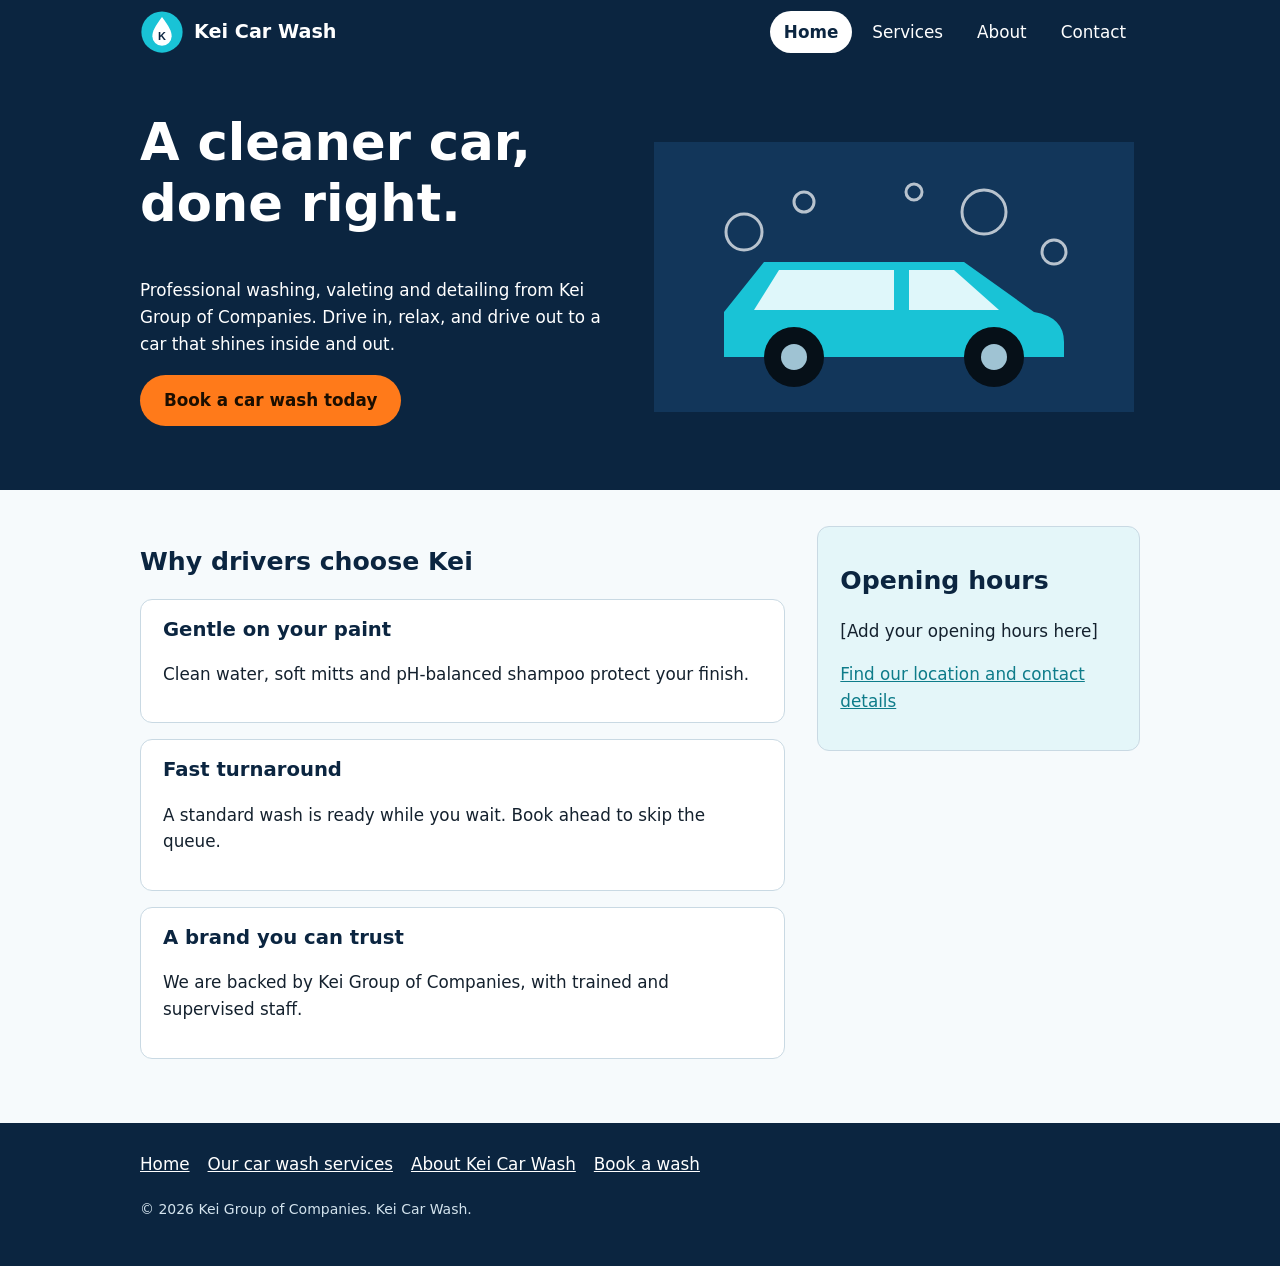
<file: kei-semantic/index.html>
<!DOCTYPE html>
<html lang="en">
<head>
  <meta charset="UTF-8">
  <meta name="viewport" content="width=device-width, initial-scale=1.0">
  <meta name="description" content="Kei Car Wash offers professional washing, valeting and detailing.">
  <title>Home | Kei Car Wash</title>
  <link rel="stylesheet" href="styles.css">
</head>
<body>
  <a class="skip-link" href="#main-content">Skip to main content</a>
  <header class="site-header">
    <div class="container header-inner">
      <a class="brand" href="index.html">
        <img src="images/logo.svg" alt="Kei Car Wash logo" width="44" height="44">
        <span>Kei Car Wash</span>
      </a>
      <nav aria-label="Main navigation">
        <ul>
          <li><a href="index.html" aria-current="page">Home</a></li>
          <li><a href="services.html">Services</a></li>
          <li><a href="about.html">About</a></li>
          <li><a href="contact.html">Contact</a></li>
        </ul>
      </nav>
    </div>
  </header>

  <main id="main-content">
    <section class="hero" aria-labelledby="hero-heading">
      <div class="container hero-inner">
        <div>
          <h1 id="hero-heading">A cleaner car, done right.</h1>
          <p>Professional washing, valeting and detailing from Kei Group of Companies. Drive in, relax, and drive out to a car that shines inside and out.</p>
          <p><a class="button" href="contact.html">Book a car wash today</a></p>
        </div>
        <img src="images/car.svg" alt="Illustration of a blue car being washed, with soap bubbles and water drops around it" width="480" height="270">
      </div>
    </section>

    <div class="container layout">
      <section aria-labelledby="why-heading">
        <h2 id="why-heading">Why drivers choose Kei</h2>
        <article class="card">
          <h3>Gentle on your paint</h3>
          <p>Clean water, soft mitts and pH-balanced shampoo protect your finish.</p>
        </article>
        <article class="card">
          <h3>Fast turnaround</h3>
          <p>A standard wash is ready while you wait. Book ahead to skip the queue.</p>
        </article>
        <article class="card">
          <h3>A brand you can trust</h3>
          <p>We are backed by Kei Group of Companies, with trained and supervised staff.</p>
        </article>
      </section>

      <aside aria-labelledby="hours-heading">
        <h2 id="hours-heading">Opening hours</h2>
        <p>[Add your opening hours here]</p>
        <p><a href="contact.html">Find our location and contact details</a></p>
      </aside>
    </div>
  </main>

  <footer class="site-footer">
    <div class="container">
      <nav aria-label="Footer navigation">
        <ul>
          <li><a href="index.html">Home</a></li>
          <li><a href="services.html">Our car wash services</a></li>
          <li><a href="about.html">About Kei Car Wash</a></li>
          <li><a href="contact.html">Book a wash</a></li>
        </ul>
      </nav>
      <p><small>&copy; 2026 Kei Group of Companies. Kei Car Wash.</small></p>
    </div>
  </footer>
</body>
</html>
</file>
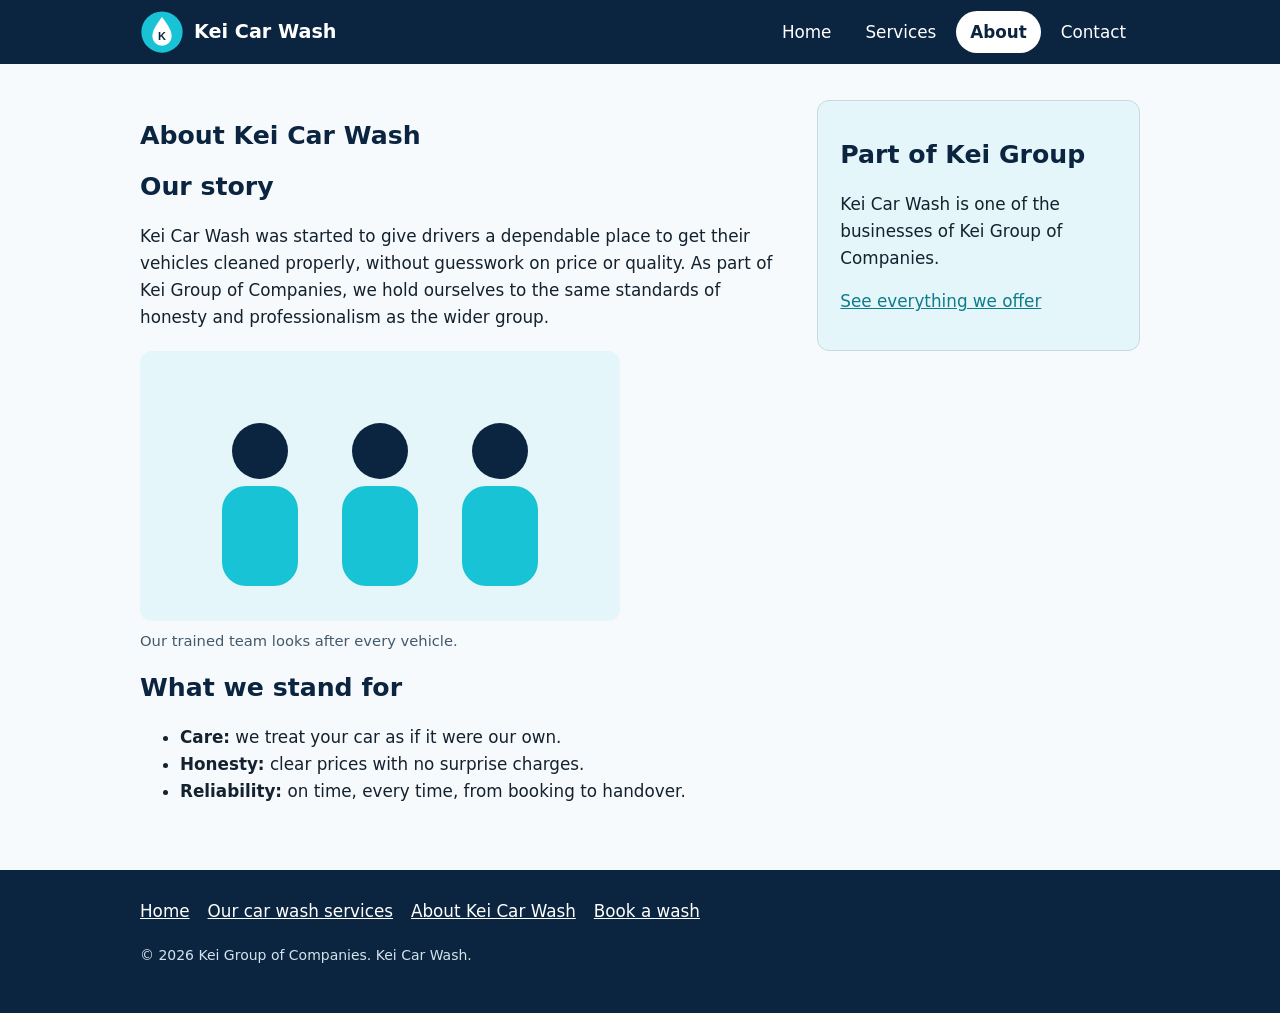
<file: kei-semantic/about.html>
<!DOCTYPE html>
<html lang="en">
<head>
  <meta charset="UTF-8">
  <meta name="viewport" content="width=device-width, initial-scale=1.0">
  <meta name="description" content="Learn about Kei Car Wash, part of Kei Group of Companies.">
  <title>About | Kei Car Wash</title>
  <link rel="stylesheet" href="styles.css">
</head>
<body>
  <a class="skip-link" href="#main-content">Skip to main content</a>
  <header class="site-header">
    <div class="container header-inner">
      <a class="brand" href="index.html">
        <img src="images/logo.svg" alt="Kei Car Wash logo" width="44" height="44">
        <span>Kei Car Wash</span>
      </a>
      <nav aria-label="Main navigation">
        <ul>
          <li><a href="index.html">Home</a></li>
          <li><a href="services.html">Services</a></li>
          <li><a href="about.html" aria-current="page">About</a></li>
          <li><a href="contact.html">Contact</a></li>
        </ul>
      </nav>
    </div>
  </header>

  <main id="main-content">
    <div class="container layout">
      <article aria-labelledby="about-heading">
        <h1 id="about-heading">About Kei Car Wash</h1>
        <section aria-labelledby="story-heading">
          <h2 id="story-heading">Our story</h2>
          <p>Kei Car Wash was started to give drivers a dependable place to get their vehicles cleaned properly, without guesswork on price or quality. As part of Kei Group of Companies, we hold ourselves to the same standards of honesty and professionalism as the wider group.</p>
          <figure>
            <img src="images/team.svg" alt="Illustration of three car wash staff in blue uniforms holding sponges and a hose" width="480" height="270">
            <figcaption>Our trained team looks after every vehicle.</figcaption>
          </figure>
        </section>
        <section aria-labelledby="values-heading">
          <h2 id="values-heading">What we stand for</h2>
          <ul>
            <li><strong>Care:</strong> we treat your car as if it were our own.</li>
            <li><strong>Honesty:</strong> clear prices with no surprise charges.</li>
            <li><strong>Reliability:</strong> on time, every time, from booking to handover.</li>
          </ul>
        </section>
      </article>

      <aside aria-labelledby="group-heading">
        <h2 id="group-heading">Part of Kei Group</h2>
        <p>Kei Car Wash is one of the businesses of Kei Group of Companies.</p>
        <p><a href="services.html">See everything we offer</a></p>
      </aside>
    </div>
  </main>

  <footer class="site-footer">
    <div class="container">
      <nav aria-label="Footer navigation">
        <ul>
          <li><a href="index.html">Home</a></li>
          <li><a href="services.html">Our car wash services</a></li>
          <li><a href="about.html">About Kei Car Wash</a></li>
          <li><a href="contact.html">Book a wash</a></li>
        </ul>
      </nav>
      <p><small>&copy; 2026 Kei Group of Companies. Kei Car Wash.</small></p>
    </div>
  </footer>
</body>
</html>
</file>
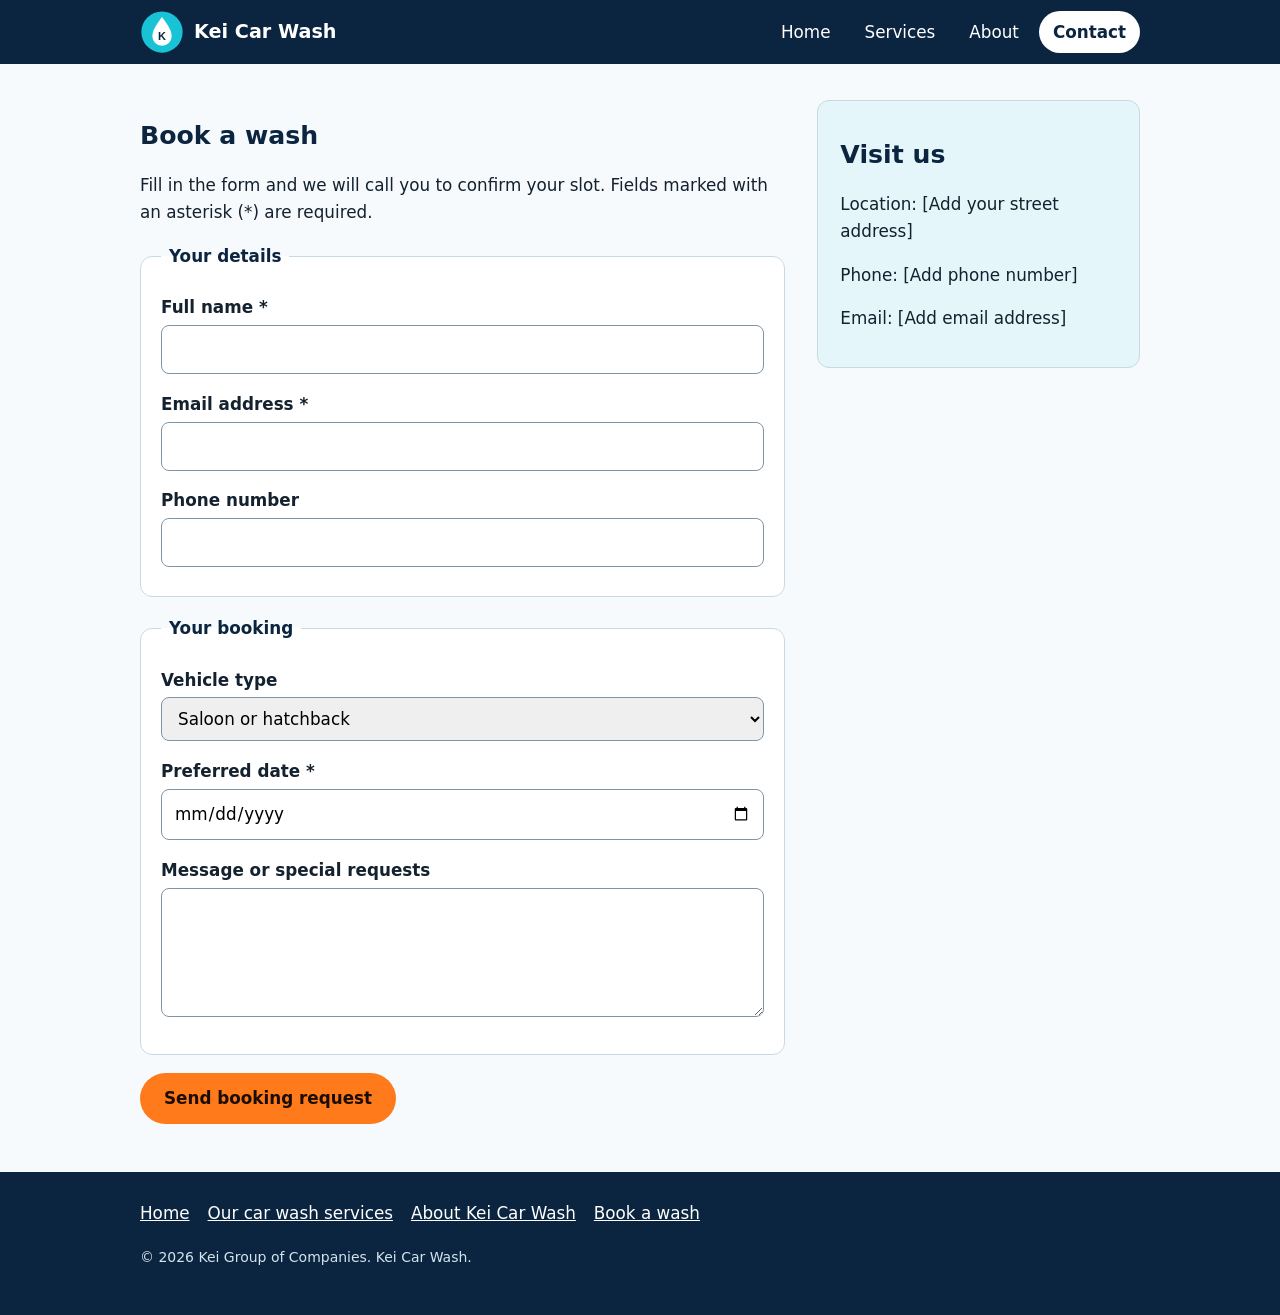
<file: kei-semantic/contact.html>
<!DOCTYPE html>
<html lang="en">
<head>
  <meta charset="UTF-8">
  <meta name="viewport" content="width=device-width, initial-scale=1.0">
  <meta name="description" content="Book a car wash with Kei Car Wash.">
  <title>Contact | Kei Car Wash</title>
  <link rel="stylesheet" href="styles.css">
</head>
<body>
  <a class="skip-link" href="#main-content">Skip to main content</a>
  <header class="site-header">
    <div class="container header-inner">
      <a class="brand" href="index.html">
        <img src="images/logo.svg" alt="Kei Car Wash logo" width="44" height="44">
        <span>Kei Car Wash</span>
      </a>
      <nav aria-label="Main navigation">
        <ul>
          <li><a href="index.html">Home</a></li>
          <li><a href="services.html">Services</a></li>
          <li><a href="about.html">About</a></li>
          <li><a href="contact.html" aria-current="page">Contact</a></li>
        </ul>
      </nav>
    </div>
  </header>

  <main id="main-content">
    <div class="container layout">
      <section aria-labelledby="contact-heading">
        <h1 id="contact-heading">Book a wash</h1>
        <p>Fill in the form and we will call you to confirm your slot. Fields marked with an asterisk (*) are required.</p>
        <form action="#" method="post">
          <fieldset>
            <legend>Your details</legend>
            <p>
              <label for="name">Full name *</label>
              <input type="text" id="name" name="name" autocomplete="name" required>
            </p>
            <p>
              <label for="email">Email address *</label>
              <input type="email" id="email" name="email" autocomplete="email" required>
            </p>
            <p>
              <label for="phone">Phone number</label>
              <input type="tel" id="phone" name="phone" autocomplete="tel">
            </p>
          </fieldset>

          <fieldset>
            <legend>Your booking</legend>
            <p>
              <label for="vehicle">Vehicle type</label>
              <select id="vehicle" name="vehicle">
                <option value="saloon">Saloon or hatchback</option>
                <option value="suv">SUV or pickup</option>
                <option value="van">Van or minibus</option>
              </select>
            </p>
            <p>
              <label for="date">Preferred date *</label>
              <input type="date" id="date" name="date" required>
            </p>
            <p>
              <label for="message">Message or special requests</label>
              <textarea id="message" name="message" rows="4"></textarea>
            </p>
          </fieldset>

          <button type="submit">Send booking request</button>
        </form>
      </section>

      <aside aria-labelledby="visit-heading">
        <h2 id="visit-heading">Visit us</h2>
        <p>Location: [Add your street address]</p>
        <p>Phone: [Add phone number]</p>
        <p>Email: [Add email address]</p>
      </aside>
    </div>
  </main>

  <footer class="site-footer">
    <div class="container">
      <nav aria-label="Footer navigation">
        <ul>
          <li><a href="index.html">Home</a></li>
          <li><a href="services.html">Our car wash services</a></li>
          <li><a href="about.html">About Kei Car Wash</a></li>
          <li><a href="contact.html">Book a wash</a></li>
        </ul>
      </nav>
      <p><small>&copy; 2026 Kei Group of Companies. Kei Car Wash.</small></p>
    </div>
  </footer>
</body>
</html>
</file>
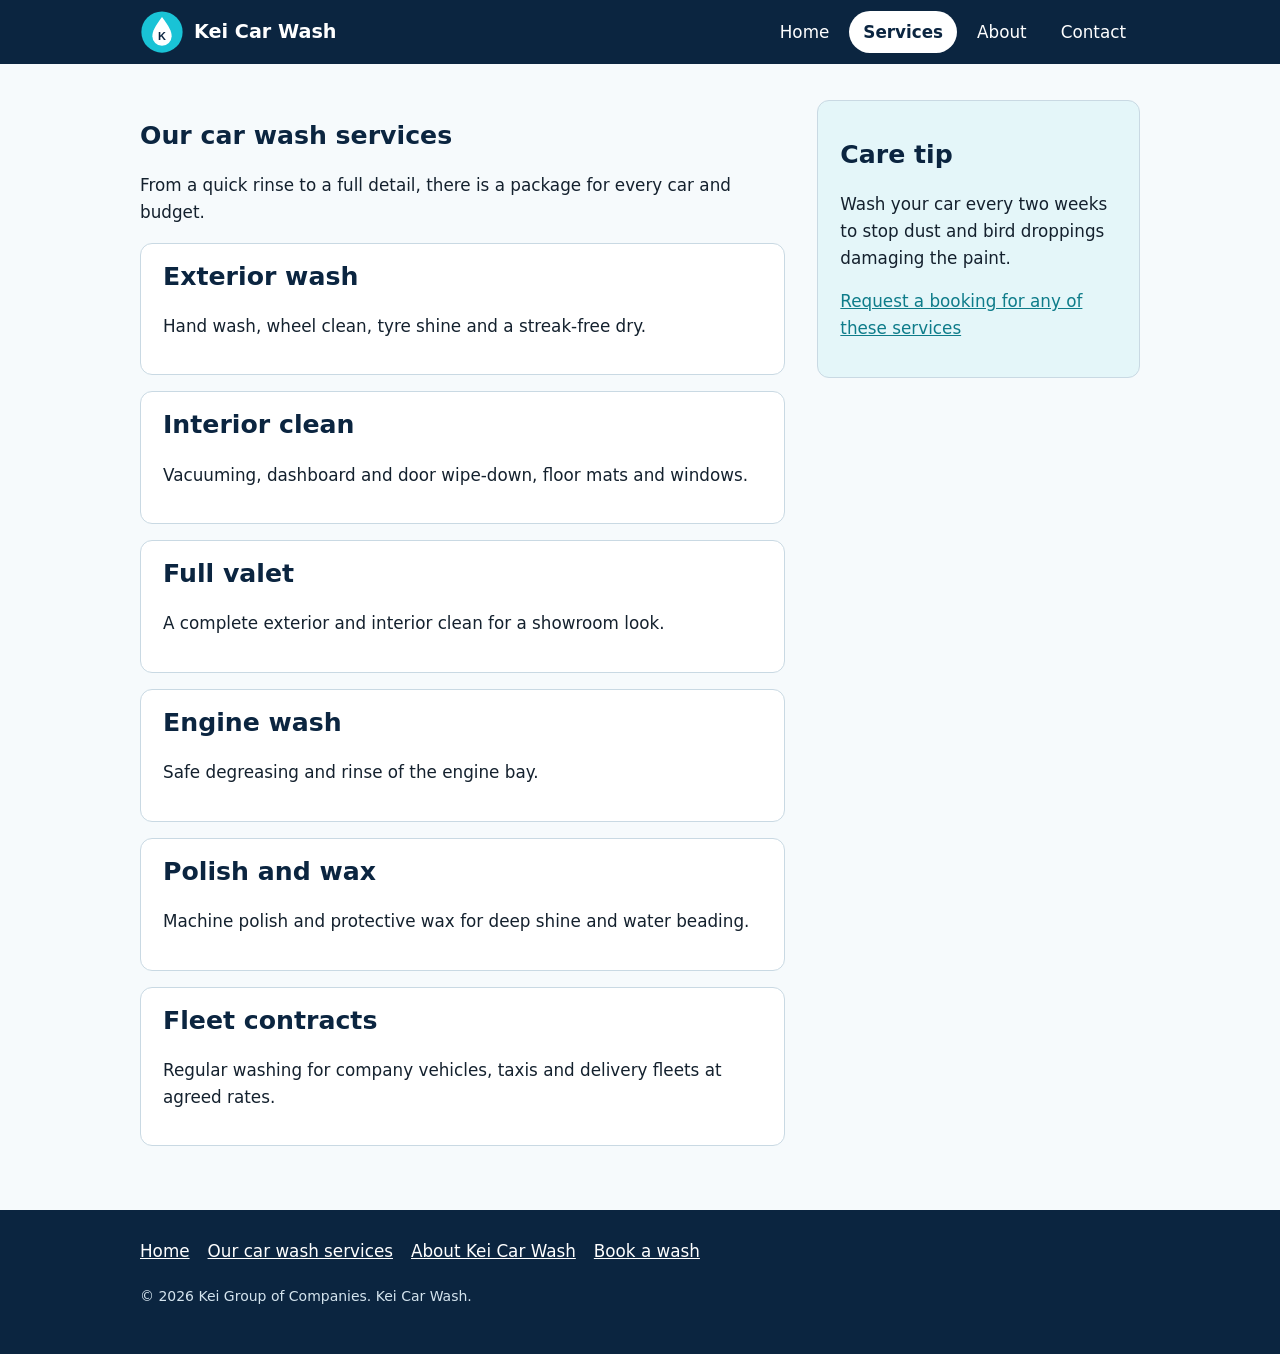
<file: kei-semantic/services.html>
<!DOCTYPE html>
<html lang="en">
<head>
  <meta charset="UTF-8">
  <meta name="viewport" content="width=device-width, initial-scale=1.0">
  <meta name="description" content="Exterior wash, interior clean, full valet, engine wash and more at Kei Car Wash.">
  <title>Services | Kei Car Wash</title>
  <link rel="stylesheet" href="styles.css">
</head>
<body>
  <a class="skip-link" href="#main-content">Skip to main content</a>
  <header class="site-header">
    <div class="container header-inner">
      <a class="brand" href="index.html">
        <img src="images/logo.svg" alt="Kei Car Wash logo" width="44" height="44">
        <span>Kei Car Wash</span>
      </a>
      <nav aria-label="Main navigation">
        <ul>
          <li><a href="index.html">Home</a></li>
          <li><a href="services.html" aria-current="page">Services</a></li>
          <li><a href="about.html">About</a></li>
          <li><a href="contact.html">Contact</a></li>
        </ul>
      </nav>
    </div>
  </header>

  <main id="main-content">
    <div class="container layout">
      <section aria-labelledby="services-heading">
        <h1 id="services-heading">Our car wash services</h1>
        <p>From a quick rinse to a full detail, there is a package for every car and budget.</p>
        <article class="card">
          <h2>Exterior wash</h2>
          <p>Hand wash, wheel clean, tyre shine and a streak-free dry.</p>
        </article>
        <article class="card">
          <h2>Interior clean</h2>
          <p>Vacuuming, dashboard and door wipe-down, floor mats and windows.</p>
        </article>
        <article class="card">
          <h2>Full valet</h2>
          <p>A complete exterior and interior clean for a showroom look.</p>
        </article>
        <article class="card">
          <h2>Engine wash</h2>
          <p>Safe degreasing and rinse of the engine bay.</p>
        </article>
        <article class="card">
          <h2>Polish and wax</h2>
          <p>Machine polish and protective wax for deep shine and water beading.</p>
        </article>
        <article class="card">
          <h2>Fleet contracts</h2>
          <p>Regular washing for company vehicles, taxis and delivery fleets at agreed rates.</p>
        </article>
      </section>

      <aside aria-labelledby="tip-heading">
        <h2 id="tip-heading">Care tip</h2>
        <p>Wash your car every two weeks to stop dust and bird droppings damaging the paint.</p>
        <p><a href="contact.html">Request a booking for any of these services</a></p>
      </aside>
    </div>
  </main>

  <footer class="site-footer">
    <div class="container">
      <nav aria-label="Footer navigation">
        <ul>
          <li><a href="index.html">Home</a></li>
          <li><a href="services.html">Our car wash services</a></li>
          <li><a href="about.html">About Kei Car Wash</a></li>
          <li><a href="contact.html">Book a wash</a></li>
        </ul>
      </nav>
      <p><small>&copy; 2026 Kei Group of Companies. Kei Car Wash.</small></p>
    </div>
  </footer>
</body>
</html>
</file>
<file: kei-semantic/styles.css>
:root {
  --navy: #0b2540;
  --aqua: #0e7c8a;
  --tint: #e4f6f9;
  --text: #14212e;
  --line: #c9d9e3;
}

* { box-sizing: border-box; }

body {
  margin: 0;
  font-family: system-ui, -apple-system, "Segoe UI", Arial, sans-serif;
  font-size: 1.05rem;
  line-height: 1.6;
  color: var(--text);
  background: #f6fafc;
}

.container { max-width: 1040px; margin: 0 auto; padding: 0 20px; }

.skip-link {
  position: absolute;
  left: 12px;
  top: -60px;
  background: #fff;
  color: var(--navy);
  padding: 10px 16px;
  z-index: 10;
}
.skip-link:focus { top: 12px; }

a { color: var(--aqua); }
a:focus-visible, button:focus-visible, input:focus-visible,
select:focus-visible, textarea:focus-visible {
  outline: 3px solid #ff7a1a;
  outline-offset: 2px;
}

.site-header { background: var(--navy); color: #fff; }
.header-inner {
  display: flex;
  align-items: center;
  justify-content: space-between;
  flex-wrap: wrap;
  gap: 12px;
  padding-top: 10px;
  padding-bottom: 10px;
}
.brand { display: flex; align-items: center; gap: 10px; color: #fff; text-decoration: none; font-weight: 700; font-size: 1.2rem; }
nav ul { list-style: none; margin: 0; padding: 0; display: flex; flex-wrap: wrap; gap: 6px; }
.site-header nav a { color: #fff; text-decoration: none; padding: 8px 14px; border-radius: 999px; display: inline-block; }
.site-header nav a:hover { background: rgba(255, 255, 255, 0.15); }
.site-header nav a[aria-current="page"] { background: #fff; color: var(--navy); font-weight: 700; }

h1, h2, h3 { line-height: 1.2; color: var(--navy); }

.hero { background: var(--navy); color: #fff; padding: 48px 0; }
.hero h1 { color: #fff; font-size: clamp(2rem, 5vw, 3.2rem); margin-top: 0; }
.hero-inner { display: grid; gap: 28px; align-items: center; grid-template-columns: repeat(auto-fit, minmax(280px, 1fr)); }
.hero img { max-width: 100%; height: auto; }

.button, button {
  display: inline-block;
  background: #ff7a1a;
  color: #1b0e00;
  font: inherit;
  font-weight: 700;
  padding: 12px 24px;
  border: 0;
  border-radius: 999px;
  text-decoration: none;
  cursor: pointer;
}

.layout { display: grid; gap: 32px; grid-template-columns: 1fr; padding-top: 36px; padding-bottom: 48px; }
@media (min-width: 800px) { .layout { grid-template-columns: 2fr 1fr; } }

.card, aside { background: #fff; border: 1px solid var(--line); border-radius: 12px; padding: 18px 22px; margin-bottom: 16px; }
aside { align-self: start; background: var(--tint); }
.card h2, .card h3 { margin-top: 0; }

figure { margin: 20px 0; }
figure img { max-width: 100%; height: auto; border-radius: 12px; }
figcaption { color: #44596b; font-size: 0.92rem; }

fieldset { border: 1px solid var(--line); border-radius: 12px; margin: 0 0 18px; padding: 8px 20px 12px; background: #fff; }
legend { font-weight: 700; padding: 0 8px; color: var(--navy); }
label { display: block; font-weight: 600; margin-bottom: 4px; }
input, select, textarea {
  width: 100%;
  font: inherit;
  padding: 10px 12px;
  border: 1px solid #7f95a6;
  border-radius: 8px;
}

.site-footer { background: var(--navy); color: #d4e4ee; padding: 28px 0; }
.site-footer a { color: #fff; }
.site-footer ul { gap: 18px; }
</file>
